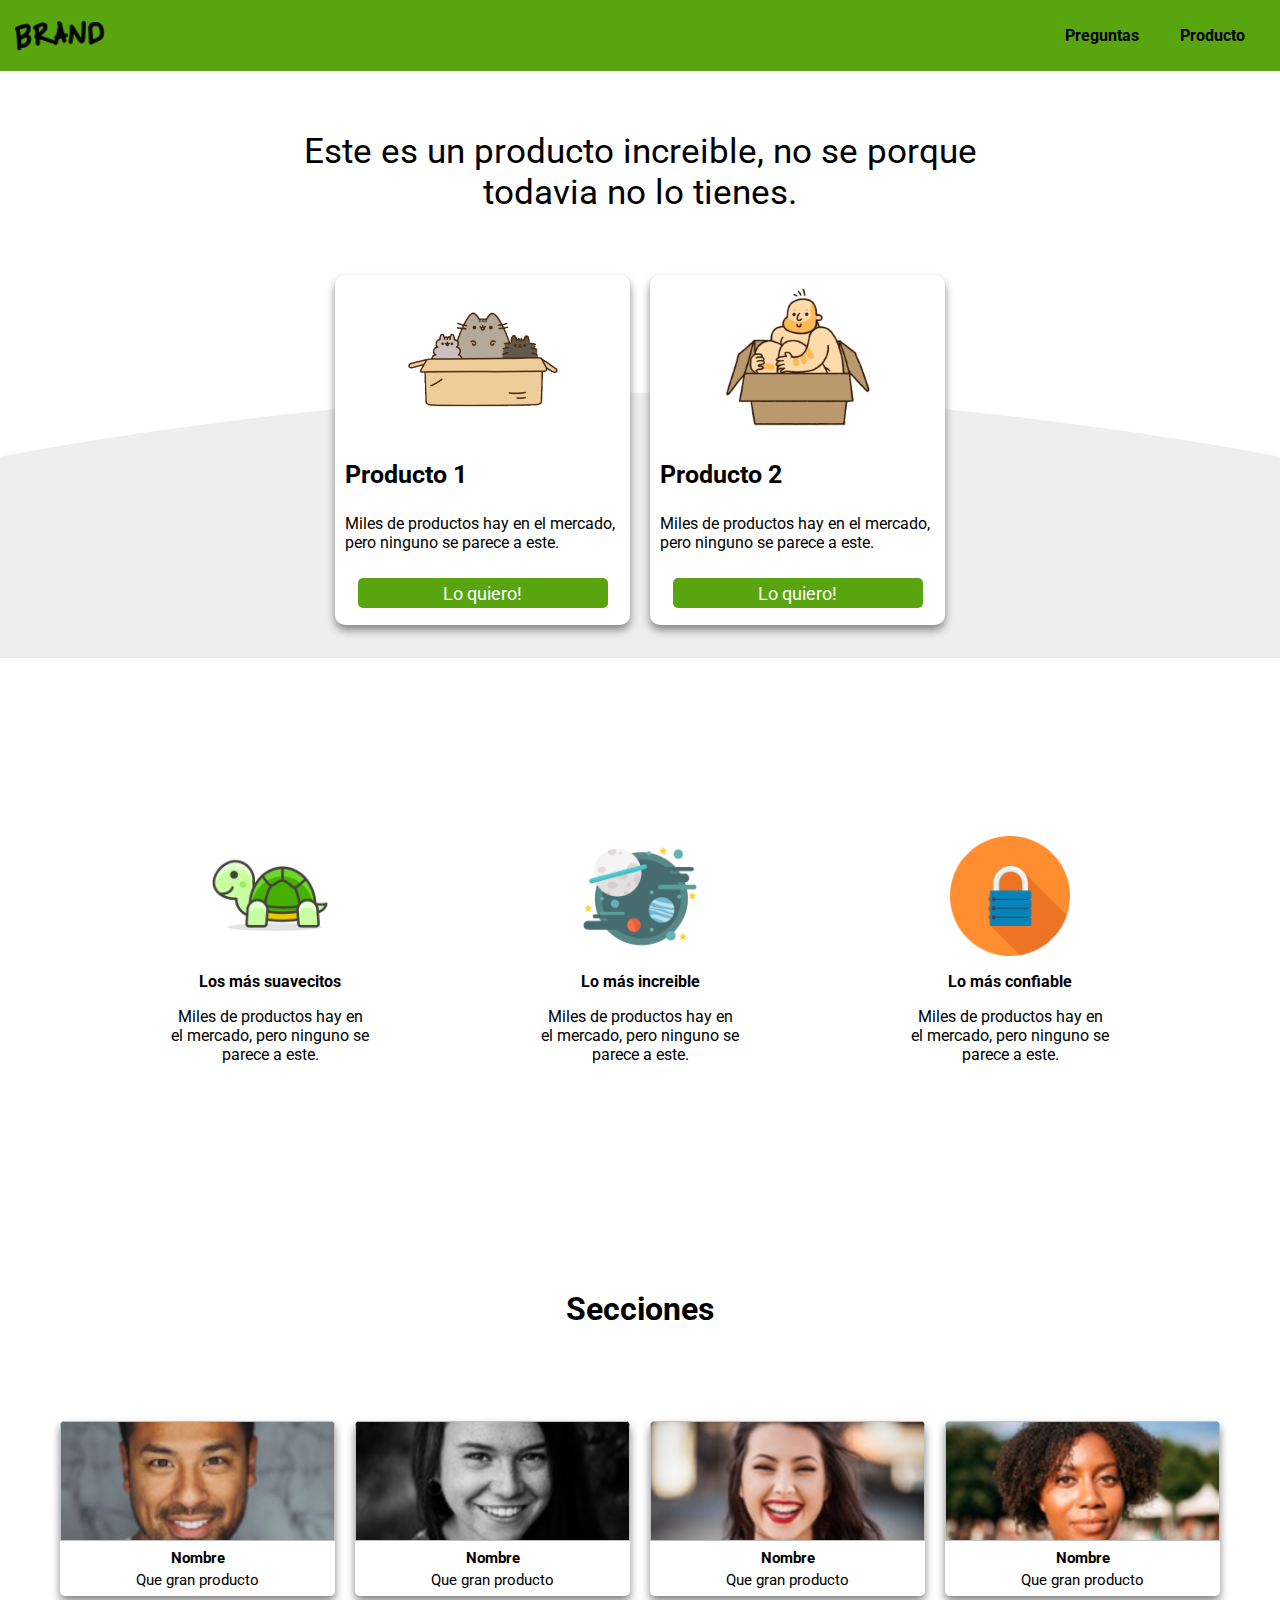
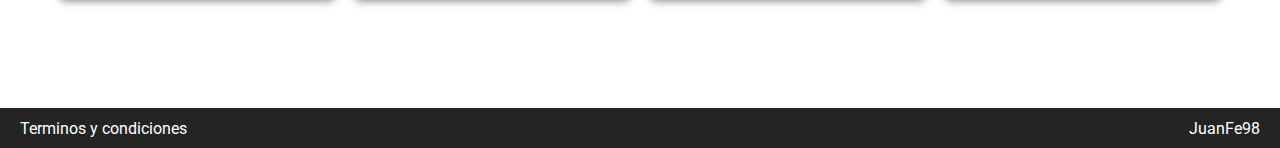
<file: index.html>
<!DOCTYPE html>
<html lang="es">
    <head>
        <meta charset="UTF-8"/>
        <title>Curso de HTML y CSS</title>
        <link rel="stylesheet" href="CSS/Estilos.css"/>
        <link rel="stylesheet" href="CSS/Mobile.css"/>
        <link rel="stylesheet" href="CSS/Animaciones.css" />
        <link href="https://fonts.googleapis.com/css2?family=Roboto&display=swap" rel="stylesheet">
    </head>
    <body>
        <header>
            <img id="logo" src="Imagenes/logo.webp" />
            <nav>
                <ul>
                    <li><a href="">Preguntas</a></li>
                    <li><a href="Productos.html">Producto</a></li>
                </ul>   
            </nav>
        </header>
        <main>
            <p>Este es un producto increible, no se porque todavia no lo tienes.</p>
        </main>
        <div id="productos">
            <div class="producto">
                <div class="contenido">
                    <div class="imagen_producto"><img src="Imagenes/box2.webp"></div>
                    <p class="titulo_producto">Producto 1</p>
                    <p class="descripcion_producto">Miles de productos hay en el mercado, pero ninguno se parece a este.</p>
                    <div class="boton_producto"><a href="Venta.html"><input class="boton" type="button" value="Lo quiero!"></a></div>
                </div>
            </div>
            <div class="producto">
                <div class="contenido">
                    <div class="imagen_producto"><img src="Imagenes/box1.png"/></div>
                    <p class="titulo_producto">Producto 2</p>
                    <p class="descripcion_producto">Miles de productos hay en el mercado, pero ninguno se parece a este.</p>
                    <div class="boton_producto"><a href=""><input class="boton" type="button" value="Lo quiero!"></a></div>
                </div>
            </div>
        </div>
        <div id="seccion2">
            <div class="elemento">
                <div class="cont_imagen"><img class="imagen_elemento" src="Imagenes/77_85219.png"></div>
                <p class="titulo_elemento">Los más suavecitos</p>
                <p class="desc_elemento">Miles de productos hay en el mercado, pero ninguno se parece a este.</p>
            </div>
            <div class="elemento">    
                <div class="cont_imagen"><img class="imagen_elemento" src="Imagenes/3285303-astronomy-galaxy-planets-solar-space-star-universe_106790.png"></div>
                <p class="titulo_elemento">Lo más increible</p>
                <p class="desc_elemento">Miles de productos hay en el mercado, pero ninguno se parece a este.</p>
            </div>
            <div class="elemento">    
                <div class="cont_imagen"><img class="imagen_elemento" src="Imagenes/padlock_78356.png"></div>
                <p class="titulo_elemento">Lo más confiable</p>
                <p class="desc_elemento">Miles de productos hay en el mercado, pero ninguno se parece a este.</p>
            </div>
        </div>
        <div id="titulo_carrusel">
            <p>Secciones</p>
        </div>
        <div id="seccion3">
            <div id="carrusel">
                <div class="segmento">
                    <img class="foto1 fadeIn" >
                    <p class="name">Nombre</p>
                    <p class="opinion">Que gran producto</p>
                </div>
                <div class="segmento">
                    <img class="foto2 fadeIn">
                    <p class="name">Nombre</p>
                    <p class="opinion">Que gran producto</p>
                </div>
                <div class="segmento">
                    <img class="foto3 fadeIn" >
                    <p class="name">Nombre</p>
                    <p class="opinion">Que gran producto</p>
                </div>
                <div class="segmento">
                    <img class="foto4 fadeIn" >
                    <p class="name">Nombre</p>
                    <p class="opinion">Que gran producto</p>
                </div>
            </div>
        </div>
        <footer>
            <p id="term">Terminos y condiciones</p>
            <a id="firm" href="mailto:contacto@gmail.com">JuanFe98</a>
        </footer>
    </body>
</html>
</file>
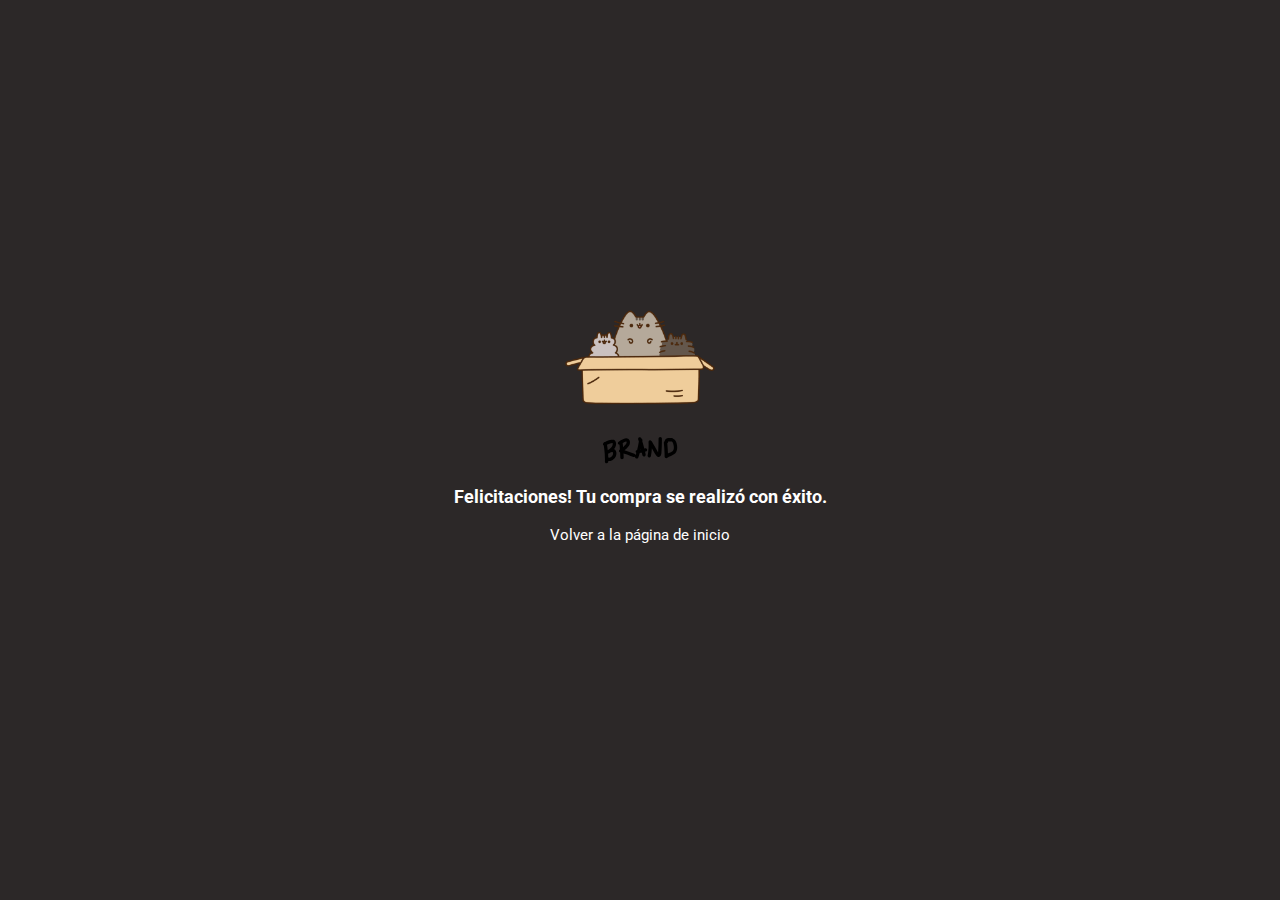
<file: Exito.html>
<!DOCTYPE html>
<html lang="es">
    <head>
        <title>Felicitaciones!</title>
        <meta charset="UTF-8"/>
        <link rel="stylesheet" href="CSS/Exito.css">
        <link href="https://fonts.googleapis.com/css2?family=Roboto&display=swap" rel="stylesheet">
    </head>
        <body>
            <div class="contenido">
                <img class="img_cont" src="Imagenes/box2.webp"/><br/>
                <img class="logo_cont" src="Imagenes/logo.webp"/>
                <p>Felicitaciones! Tu compra se realizó con éxito.</p>
                <a href="index.html">Volver a la página de inicio</a>
            </div>
        </body>
</html>
</file>
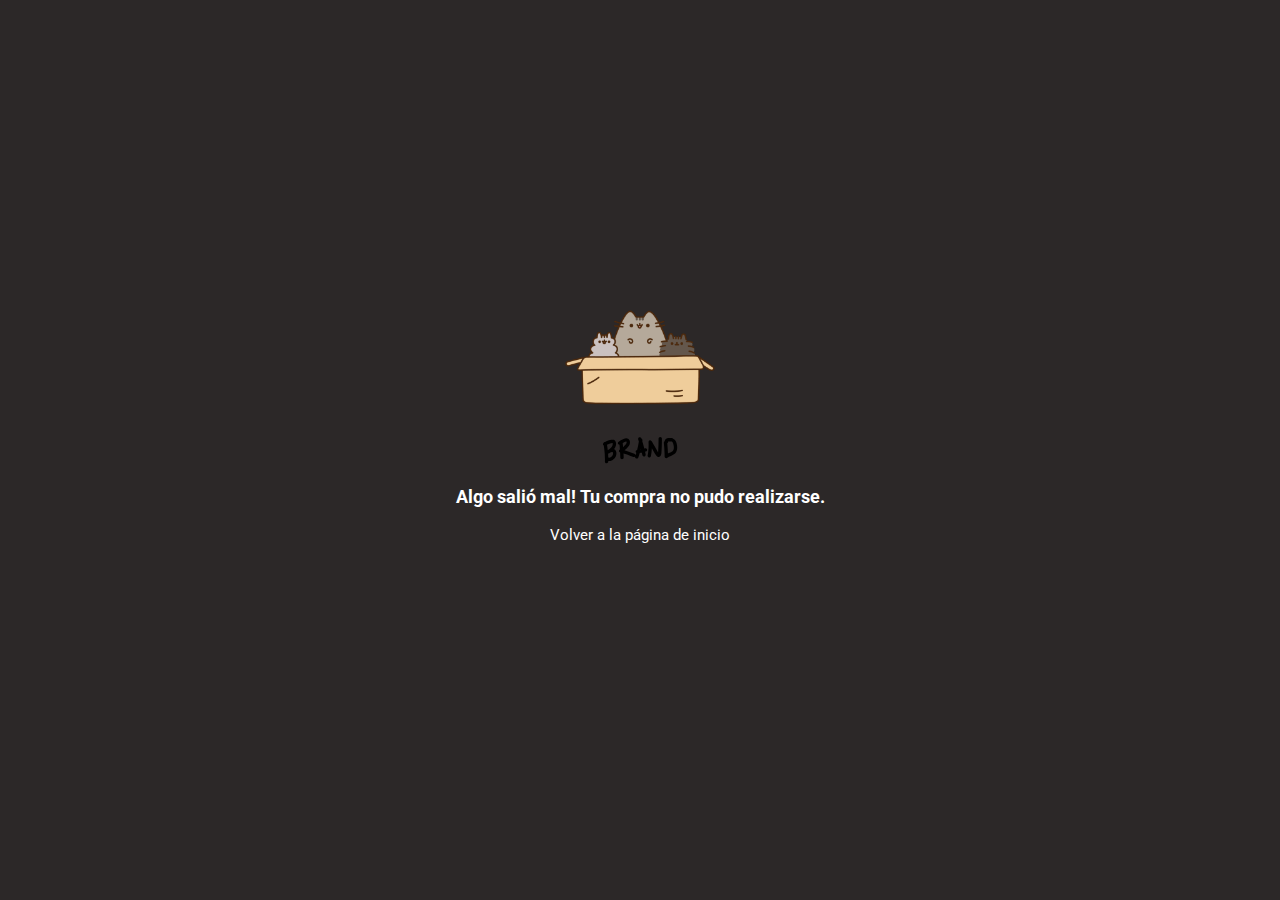
<file: Fallo.html>
<!DOCTYPE html>
<html lang="es">
    <head>
        <title>Algo salió mal!</title>
        <meta charset="UTF-8"/>
        <link rel="stylesheet" href="CSS/Exito.css">
        <link href="https://fonts.googleapis.com/css2?family=Roboto&display=swap" rel="stylesheet">
    </head>
        <body>
            <div class="contenido">
                <img class="img_cont" src="Imagenes/box2.webp"/><br/>
                <img class="logo_cont" src="Imagenes/logo.webp"/>
                <p>Algo salió mal! Tu compra no pudo realizarse.</p>
                <a href="index.html">Volver a la página de inicio</a>
            </div>
        </body>
</html>
</file>
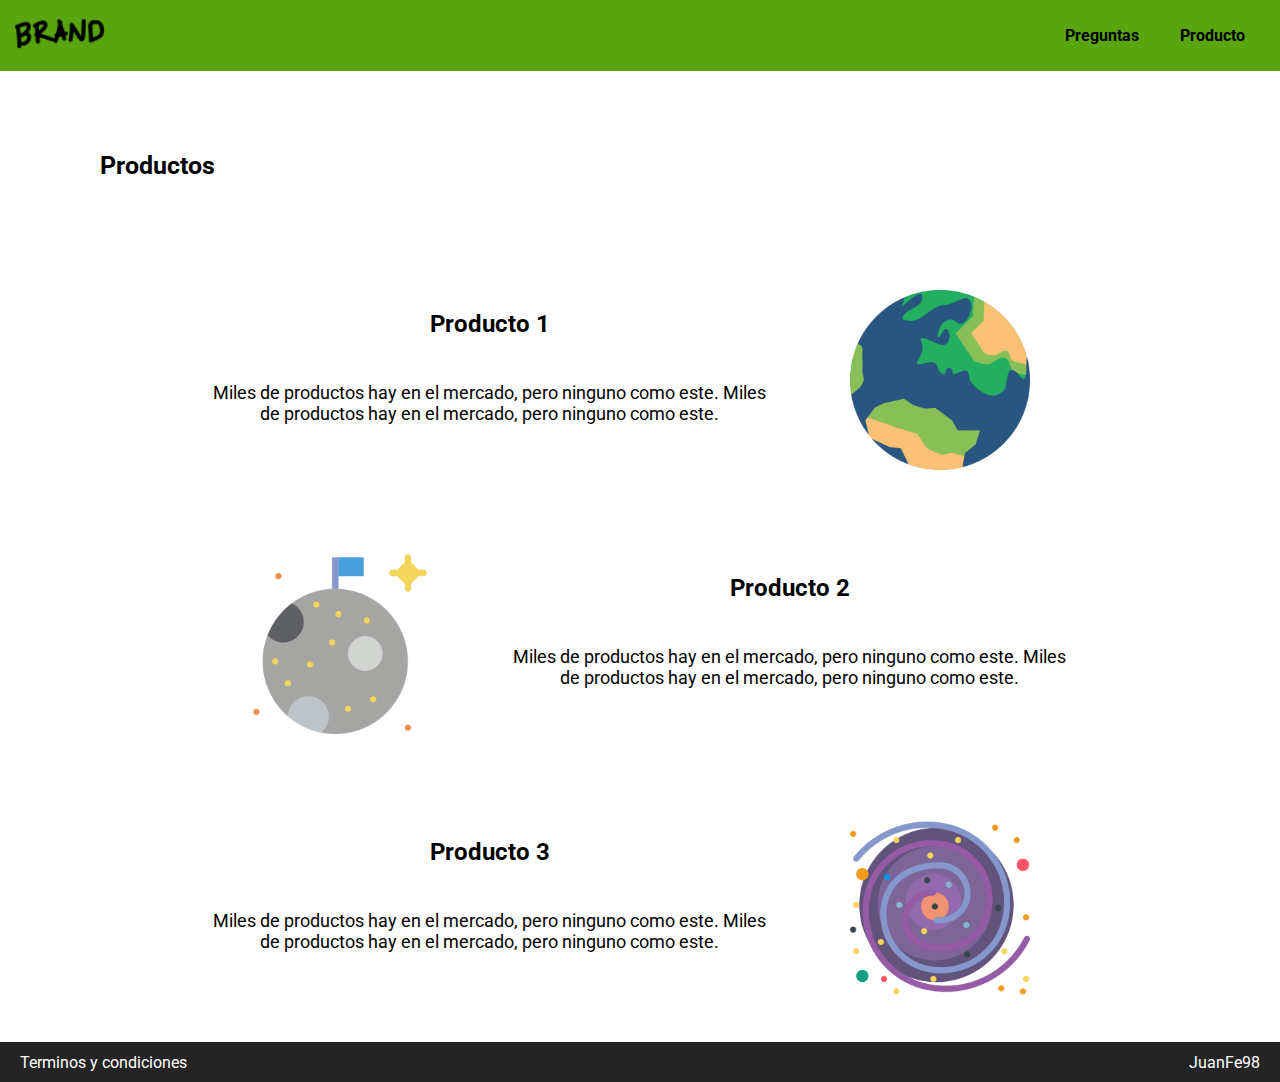
<file: Productos.html>
<!DOCTYPE html>
<html lang="es">
    <head>
        <meta charset="UTF-8"/>
        <title>Productos</title>
        <link rel="stylesheet" href="CSS/Estilos.css"/>
        <link rel="stylesheet" href="CSS/Grid.css"/>
        <link href="https://fonts.googleapis.com/css2?family=Roboto&display=swap" rel="stylesheet">
    </head>
    <body>
        <header>
            <a href="index.html"><img id="logo" src="Imagenes/logo.webp" /></a>
            <nav>
                <ul>
                    <li><a href="">Preguntas</a></li>
                    <li><a href="">Producto</a></li>
                </ul>   
            </nav>
        </header>
        <div id="tit_prod"><p>Productos</p></div>
        <div class="container">
            <div class="row">
                <div class="col-8">
                    <p class="prod_tit_col">Producto 1</p>
                    <p class="prod_col">Miles de productos hay en el mercado, pero ninguno como este. Miles de productos hay en el mercado, pero ninguno como este.</p>
                </div>
                <div class="col-4">
                    <img src="Imagenes/planet-earth-2.png">
                </div>
                
            </div>
            <div class="row">
                <div class="col-4">
                    <img src="Imagenes/moon.png">
                </div>
                <div class="col-8">
                    <p class="prod_tit_col">Producto 2</p>
                    <p class="prod_col">Miles de productos hay en el mercado, pero ninguno como este. Miles de productos hay en el mercado, pero ninguno como este.</p>
                </div>
            </div>
            <div class="row">
                <div class="col-8">
                    <p class="prod_tit_col">Producto 3</p>
                    <p class="prod_col">Miles de productos hay en el mercado, pero ninguno como este. Miles de productos hay en el mercado, pero ninguno como este.</p>
                </div>
                <div class="col-4">
                    <img src="Imagenes/milky-way.png"/>    
                </div>
            </div>
        </div>
        <footer>
            <p id="term">Terminos y condiciones</p>
            <p id="firm">JuanFe98</p>
        </footer>
    </body>
</html>
</file>
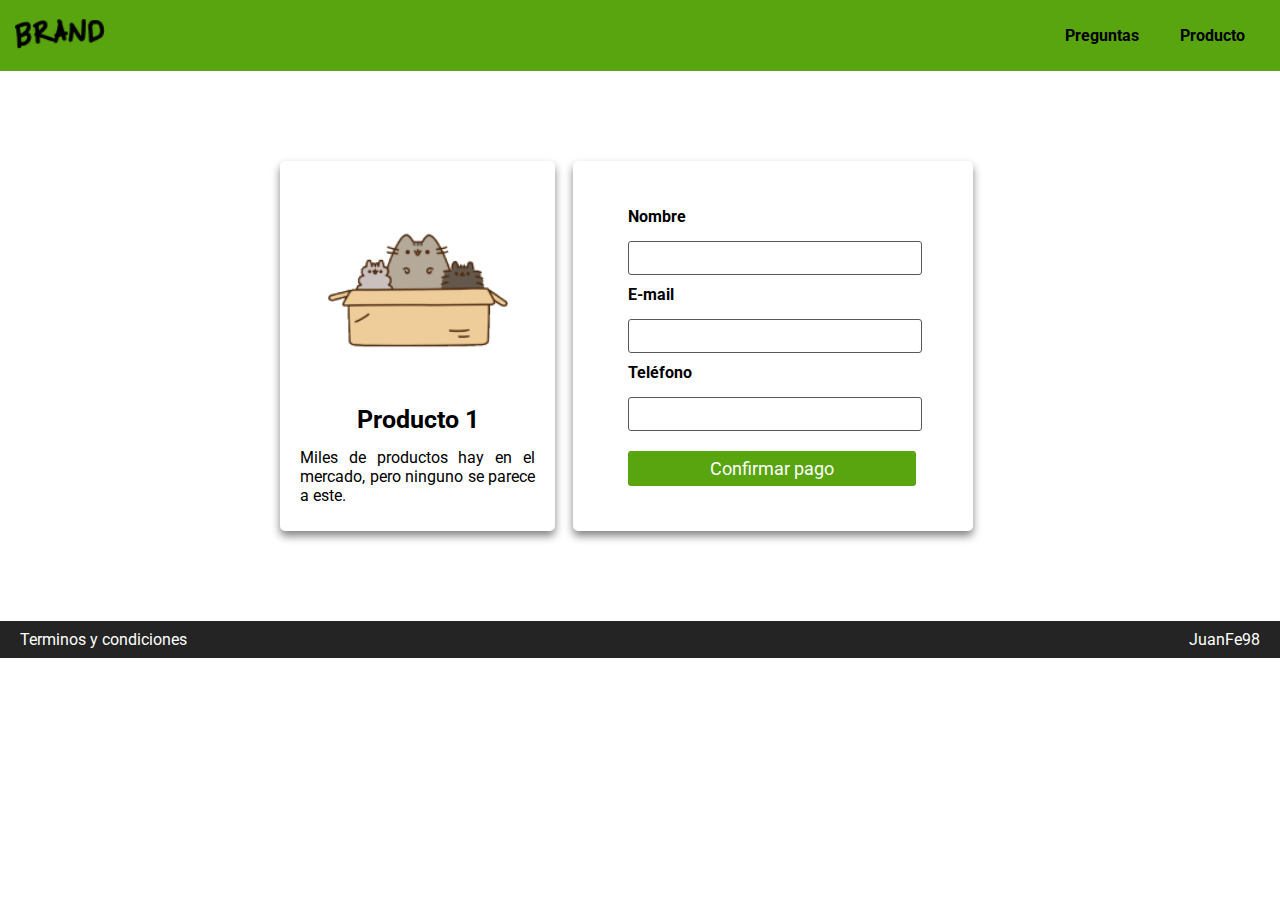
<file: Venta.html>
<!DOCTYPE html>
<html lang="es">
    <head>
        <meta charset="UTF-8"/>
        <title>Venta</title>
        <link rel="stylesheet" href="CSS/EstilosVenta.css"/>
        <link rel="stylesheet" href="CSS/Grid.css" />        
        <link href="https://fonts.googleapis.com/css2?family=Roboto&display=swap" rel="stylesheet">
    </head>
    <body>
        <header>
            <a href="index.html"><img id="logo" src="Imagenes/logo.webp" /></a>
            <nav>
                <ul>
                    <li><a href="">Preguntas</a></li>
                    <li><a href="Productos.html">Producto</a></li>
                </ul>   
            </nav>
        </header>
        <div class="container">
            <div class="row">
                <div class="col-4">
                    <div class="contenido_venta">
                        <img src="Imagenes/box2.webp">
                        <p class="titulo_venta">Producto 1</p>
                        <p class="descripcion_venta">Miles de productos hay en el mercado, pero ninguno se parece a este.</p>
                    </div>
                </div>
                <div class="col-8">
                    <div class="modulo_pago">
                        <form id="formulario" action="https://www.paypal.com/cgi-bin/webscr?cmd=_s-xclick&hosted_button_id=6ZFQ8HR8EZBEW" method="post">
                            <label class="text_inp" for="nombre">Nombre</label><br>
                            <input class="inp" type="text" name="nombre"><br>
                            <label class="text_inp" for="mail">E-mail</label><br>
                            <input class="inp" type="email" name="mail"><br>
                            <label class="text_inp" for="telefono">Teléfono</label><br>
                            <input class="inp" type="text" name="telefono"><br>
                            <input class="boton" type="submit" value="Confirmar pago" name="submit"/>
                        </form>
                    </div>
                </div>
            </div>
        </div>
        <footer>
            <p id="term">Terminos y condiciones</p>
            <p id="firm">JuanFe98</p>
        </footer>
    </body>
</html>
</file>
<file: CSS/Estilos.css>
*{
    font-family: 'Roboto', sans-serif;
}

body{
    padding: 0px;
    margin: 0px;

}

/* Aquí empieza el header */

header{
    background: #58a510;
    display: flex;
    justify-content: space-between;
    align-items: center;
}

#logo{
    width: 90px;
    height: 30px;    
    margin-left: 15px;
}

nav ul{
    width: 200px;
    padding: 10px;
    display: flex;
    justify-content: space-between;
    list-style: none;
    margin-right: 15px;
}

nav ul li{
    padding: 0px 10px;
    
}

nav li a {
    color: black;
    font-size: 16px;
    text-decoration: none;
    font-weight: bold;
}

nav li a:hover{
    color: white
}

/* Aquí empieza el main */

main{
    height: 322px;
    display: flex;
    justify-content: center;    
}

main p{
    width: 60%;    
    font-size: 35px;
    text-align: center;
    margin-top: 60px;
}

#productos{
    height: 265px;
    background-image: url("../Imagenes/curve.webp");
    background-size: cover;   
    background-position: center top;
    display: flex;
    justify-content:center;
}



.producto{
    padding: 10px;
    margin-top: -10%;
    border-radius: 10px;
}

.contenido{
    background: white;
    padding: 10px;
    border-radius: 10px;
    width: 275px;
    height: 330px;
    box-shadow: 0px 5px 9px #848484;
}

.titulo_producto{
    font-size: 25px;
    font-weight: bold;
}

.imagen_producto{  
    display: flex;
    justify-content: center;
}

.boton_producto{
    height: 50px;
    display: flex;
    justify-content: center;
    align-items: center;
}

.boton{
    background: #58a510;
    color: white;
    font-size: 18px;
    border-radius: 5px;
    width: 250px;
    height: 30px;
    border: 0px;
}

.boton:hover{
    width: 280px;
    height: 40px;
    border-radius: 5px;
    cursor: pointer;
    font-size: 20px;
}

/* Aquí empieza la segunda sección2 */

#seccion2{
    height: 600px;
    display: flex;
    justify-content: space-evenly;
    align-items: center;
}

.titulo_elemento{
    font-size: 16px;
    font-weight: bold;
    text-align: center;
}

.desc_elemento{
    width: 200px;
    text-align: center;
}

.cont_imagen{
    display: flex;
    justify-content: center;
    align-items: center;
}

.imagen_elemento{
    width: 120px;
    height: 120px;
}

.imagen_elemento:hover{
    width: 140px;
    height: 140px;
}



/* Aquí empieza la tercera sección3*/

#seccion3{
    height: 400px;
    display: flex;
    justify-content: center;
    
}

#titulo_carrusel {
    height: 0px;
    font-size: 32px;
    font-weight: bold;
    display: flex;
    justify-content: center;
    margin-bottom: 50px;
}

#carrusel{
    width: 1200px;
    display: flex;
    justify-content: space-evenly;
    align-items: center;
}

.segmento{
    width: 275px;
    height: 175px;
    background: white;
    box-shadow: 0px 5px 9px #848484;
    border-radius: 5px;
}

.name{
    margin: 4px 15px;
    font-weight: bold;
    font-size: 15px;
    text-align: center;
}

.opinion{
    margin: 4px 15px;
    font-size: 15px;
    text-align: center;
}

.foto1{
    width: 275px;
    height: 120px;
    background-image: url(../Imagenes/foto\ 1.png);
    background-size: cover;
    border-radius: 5px 5px 0px 0px;
}

.foto2{
    width: 275px;
    height: 120px;
    background-image: url(../Imagenes/foto\ 2.png);
    background-size: cover;
    border-radius: 5px 5px 0px 0px;
}

.foto3{
    width: 275px;
    height: 120px;
    background-image: url(../Imagenes/foto\ 3.png);
    background-size: cover;
    border-radius: 5px 5px 0px 0px;
}

.foto4{
    width: 275px;
    height: 120px;
    background-image: url(../Imagenes/foto\ 4.png);
    background-size: cover;
    border-radius: 5px 5px 0px 0px;
}

/* Aquí empieza el footer */

footer{
    background: rgb(36, 36, 36);
    height: 40px;
    color: white;
    display: flex;
    justify-content: space-between;
    align-items: center;   
}

#term{
    margin-left: 20px;
}

#firm{
    margin-right: 20px;
    color: white;
    text-decoration: none;
}

#firm:hover{
    text-decoration: underline;
    
}
</file>
<file: CSS/Mobile.css>
@media (max-width: 600px){
    
    #productos{
        display: inline;
        justify-items: center;
        
        
        
    }

    .contenido{
        width: 300px;
        margin-left: auto;
        margin-right: auto;
    }

    .producto{
        margin-top: auto;
        
    }

    .desc_elemento{
        width: 300px;
        margin-left: auto;
        margin-right: auto;
    }

    #seccion2{
        display: inherit;
        margin-top: 50px;
    }

    #titulo_carrusel{
        margin-top: 100px;
    }


    #carrusel{
        display: inline;            
    }

    #carrusel{
        width: 300px;
        margin-top: 20px; 
    }

    .segmento{
        margin-top: 15px;
    }

    footer{
        margin-top: 450px;
    }

}
</file>
<file: CSS/Animaciones.css>
.fadeIn{
    animation-duration: 2s;
    animation-fill-mode: both;
    animation-name: fadeIn;
}

@keyframes fadeIn{
    from{
        opacity: 0;
    }
    to{
        opacity: 1;
    }
}
</file>
<file: CSS/Exito.css>
body{
    height: 90vh;
    font-family: 'Roboto', sans-serif;
    background: rgb(44, 40, 40);
    text-align: center;
    color: white;
    display: flex;
    align-items: center;
    justify-content: center;
    
}

p{
    font-weight: bold;
    font-size: 18px;
}

a{
    text-decoration: none;
    color: white;
    font-size: 15px;
}

a:hover{
    text-decoration: underline;
    cursor: pointer;
}
</file>
<file: CSS/Grid.css>
/* Aquí empieza el container */

#tit_prod{
    font-weight: bold;
    font-size: 25px;
    margin-left: 100px;
    margin-top: 80px;
    margin-bottom: 70px;
}

.container{
    max-width: 900px;
    margin: auto;
}

.row{
    display: flex;
    height: 33.33%;
    text-align: center;
}

.col-4 img{
    width: 180px;
    padding: 40px;
}

.prod_tit_col{
    font-weight: bold;
    font-size: 24px;
    margin-top: 10%;
}

.prod_col{
    padding: 20px;
    font-size: 18px;
}

/* Sistema de columnas */

.col-1{
    width: 8.33333333333333%;
}

.col-2{
    width: 16.6666666666667%;
}

.col-3{
    width: 25%;
}

.col-4{
    width: 33.3333333333333%;
}

.col-5{
    width: 41.6666666666667%;
}

.col-6{
    width: 50%;
}

.col-7{
    width: 58.3333333333333%;
}

.col-8{
    width: 66.6666666666667%;
}

.col-9{
    width: 75%;
}

.col-10{
    width: 83.3333333333333%;
}

.col-11{
    width: 91.6666666666667%;
}

.col-12{
    width: 100%;
}
</file>
<file: CSS/EstilosVenta.css>
*{
    font-family: 'Roboto', sans-serif;
}

body{
    padding: 0px;
    margin: 0px;

}

/* Aquí empieza el header */

header{
    background: #58a510;
    display: flex;
    justify-content: space-between;
    align-items: center;
}

#logo{
    width: 90px;
    height: 30px;    
    margin-left: 15px;
}

nav ul{
    width: 200px;
    padding: 10px;
    display: flex;
    justify-content: space-between;
    list-style: none;
    margin-right: 15px;
}

nav ul li{
    padding: 0px 10px;
    
}

nav li a {
    color: black;
    font-size: 16px;
    text-decoration: none;
    font-weight: bold;
}

nav li a:hover{
    color: white
}


/* Primera Columna */

.col-4{
    display: flex;
    padding: 10% 2% 10% 10%;
}

.contenido_venta{
    background: white;
    border-radius: 5px;
    width: 275px;
    height: 370px;
    box-shadow: 0px 5px 9px #848484;
}

.imagen_venta{
    margin: 0px;
    display: flex;
    justify-content: center;
    padding: 0px;
}

.titulo_venta{
    font-size: 25px;
    font-weight: bold;
    margin: -20px;
}

.descripcion_venta{
    padding: 18px 20px;
    text-align: justify;
}


/* Segunda Columna */

.col-8{

    display: flex;
    justify-content: initial;
    align-items: center;
}

.modulo_pago{
    border-radius: 5px;
    width: 400px;
    height: 370px;
    box-shadow: 0px 5px 9px #848484;        
    display: flex;
    justify-content: center;
    align-items: center;
}

/* Aquí empieza el formulario */

#formulario{
    width: 80%;
    height: auto;
    text-align: start;
    
}



.text_inp{
    margin-left: 15px;
    font-weight: bold;
}


.inp{
    width: 90%;
    height: 30px;
    border-radius: 3px;
    border: 1px solid rgb(88, 88, 88); 
    margin-top: 15px;
    margin-bottom: 10px; 
    margin-left: 15px;    
    font-size: 18px;
}

.boton{
    width: 90%;
    height: 35px;
    margin-top: 10px;
    margin-left: 15px;
    border-radius: 3px;
    border: 0px;
    background: #58a510;
    font-size: 18px;
    color: white;
    cursor: pointer;
}

/* Aquí empieza el footer */

footer{
    background: rgb(36, 36, 36);
    height: 37px;
    color: white;
    display: flex;
    justify-content: space-between;
    align-items: center;   
}

#term{
    margin-left: 20px;
}

#firm{
    margin-right: 20px;
}
</file>
